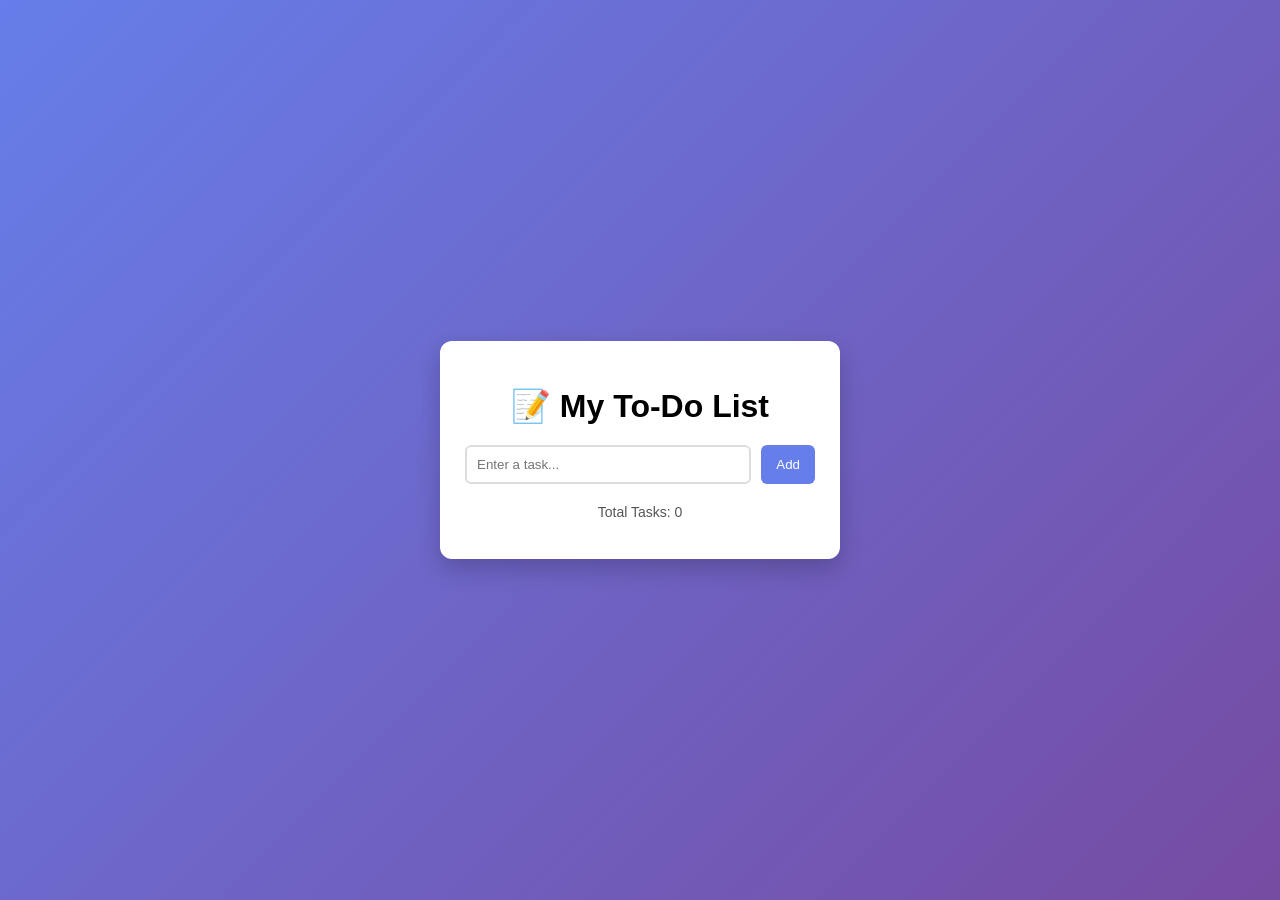
<file: index.html>
<!DOCTYPE html>
<html lang="en">
<head>
    <meta charset="UTF-8">
    <title>To-Do App</title>
    <link rel="stylesheet" href="style.css">
</head>
<body>

<div class="container">
    <h1>📝 My To-Do List</h1>

    <div class="input-section">
        <input type="text" id="taskInput" placeholder="Enter a task...">
        <button id="addBtn">Add</button>
    </div>

    <ul id="taskList"></ul>

    <p id="taskCounter">Total Tasks: 0</p>
</div>

<script src="script.js"></script>
</body>
</html>
</file>
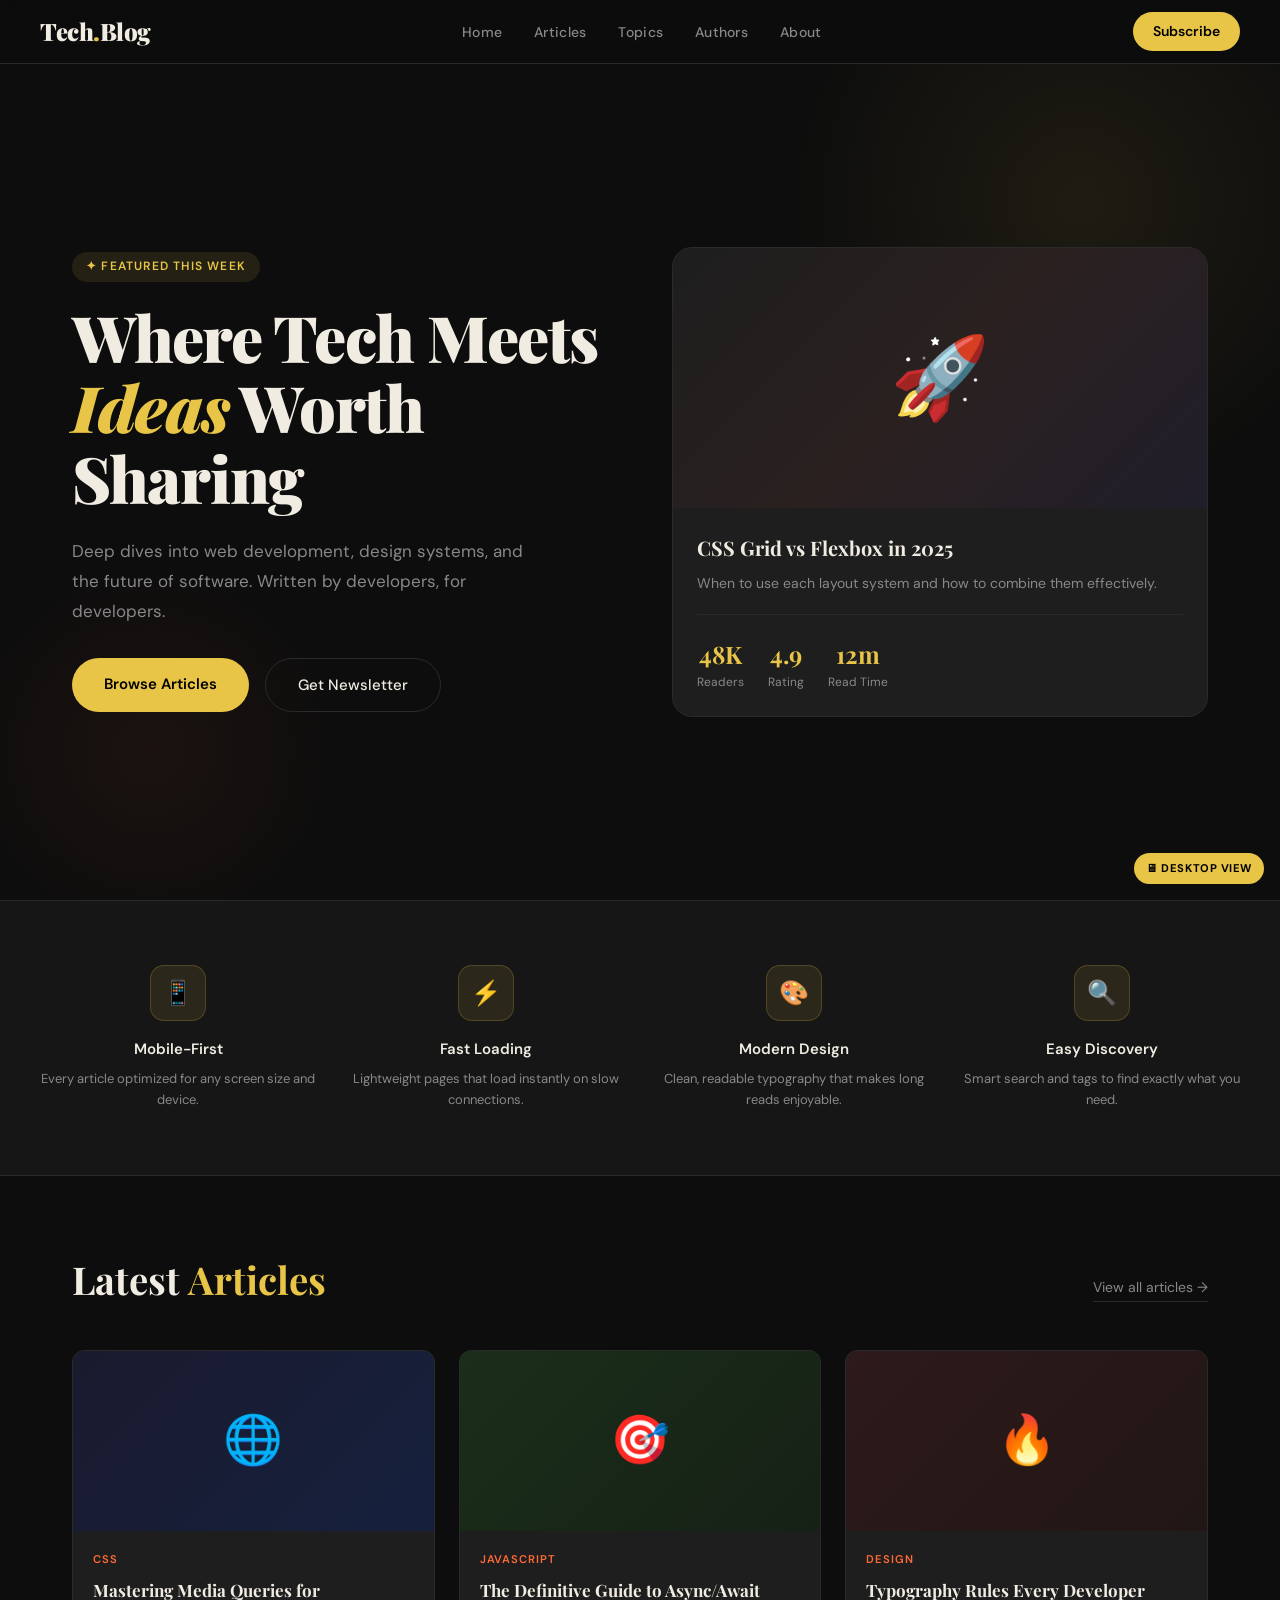
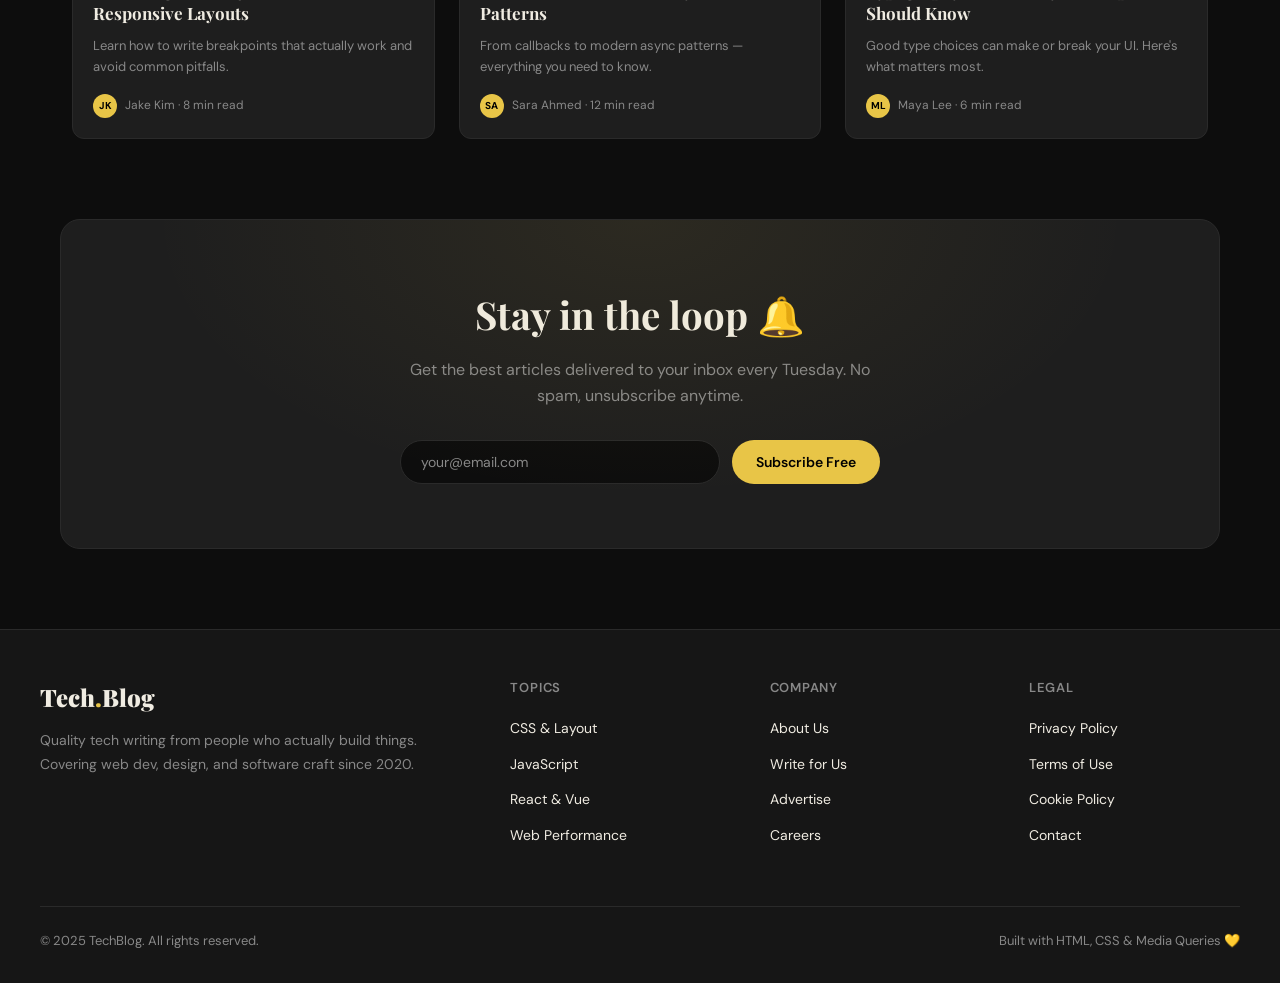
<file: Task-4/index.html>
<!DOCTYPE html>
<html lang="en">
<head>
  <meta charset="UTF-8" />
  <meta name="viewport" content="width=device-width, initial-scale=1.0" />
  <title>TechBlog — Responsive Design</title>
  <link href="https://fonts.googleapis.com/css2?family=Playfair+Display:wght@400;700;900&family=DM+Sans:wght@300;400;500;600&display=swap" rel="stylesheet" />
  <style>
    :root {
      --bg: #0d0d0d;
      --surface: #161616;
      --card: #1e1e1e;
      --accent: #e8c547;
      --accent2: #ff6b35;
      --text: #f0ece2;
      --muted: #888;
      --border: #2a2a2a;
      --radius: 12px;
      --nav-height: 64px;
    }

    *, *::before, *::after { box-sizing: border-box; margin: 0; padding: 0; }

    html { scroll-behavior: smooth; }

    body {
      background: var(--bg);
      color: var(--text);
      font-family: 'DM Sans', sans-serif;
      font-size: 1rem;
      line-height: 1.6;
      overflow-x: hidden;
    }

    img { max-width: 100%; height: auto; display: block; }
    a { color: inherit; text-decoration: none; }

    
    nav {
      position: fixed;
      top: 0; left: 0; right: 0;
      height: var(--nav-height);
      background: rgba(13, 13, 13, 0.92);
      backdrop-filter: blur(12px);
      border-bottom: 1px solid var(--border);
      z-index: 1000;
      display: flex;
      align-items: center;
      padding: 0 2rem;
    }

    .nav-inner {
      width: 100%;
      max-width: 1200px;
      margin: 0 auto;
      display: flex;
      align-items: center;
      justify-content: space-between;
    }

    .nav-logo {
      font-family: 'Playfair Display', serif;
      font-size: 1.5rem;
      font-weight: 900;
      letter-spacing: -0.5px;
      color: var(--text);
    }

    .nav-logo span { color: var(--accent); }

    .nav-links {
      display: flex;
      gap: 2rem;
      list-style: none;
    }

    .nav-links a {
      font-size: 0.875rem;
      font-weight: 500;
      color: var(--muted);
      transition: color 0.2s;
      letter-spacing: 0.02em;
    }

    .nav-links a:hover { color: var(--accent); }

    .nav-cta {
      background: var(--accent);
      color: #000;
      padding: 0.5rem 1.25rem;
      border-radius: 999px;
      font-size: 0.875rem;
      font-weight: 600;
      transition: opacity 0.2s;
    }

    .nav-cta:hover { opacity: 0.85; }

    
    .hamburger {
      display: none;
      flex-direction: column;
      gap: 5px;
      cursor: pointer;
      padding: 6px;
      background: none;
      border: none;
    }

    .hamburger span {
      display: block;
      width: 24px;
      height: 2px;
      background: var(--text);
      border-radius: 2px;
      transition: all 0.3s;
    }

    
    .mobile-menu {
      display: none;
      position: fixed;
      top: var(--nav-height);
      left: 0; right: 0;
      background: var(--surface);
      border-bottom: 1px solid var(--border);
      padding: 1.5rem 2rem;
      z-index: 999;
      flex-direction: column;
      gap: 0;
    }

    .mobile-menu.open { display: flex; }

    .mobile-menu a {
      padding: 0.875rem 0;
      border-bottom: 1px solid var(--border);
      font-size: 1rem;
      font-weight: 500;
      color: var(--text);
    }

    .mobile-menu a:last-child { border-bottom: none; }

    .hero {
      min-height: 100vh;
      padding-top: var(--nav-height);
      display: flex;
      align-items: center;
      background: var(--bg);
      position: relative;
      overflow: hidden;
    }

    .hero::before {
      content: '';
      position: absolute;
      width: 600px;
      height: 600px;
      border-radius: 50%;
      background: radial-gradient(circle, rgba(232,197,71,0.08) 0%, transparent 70%);
      top: -100px;
      right: -100px;
      pointer-events: none;
    }

    .hero::after {
      content: '';
      position: absolute;
      width: 400px;
      height: 400px;
      border-radius: 50%;
      background: radial-gradient(circle, rgba(255,107,53,0.06) 0%, transparent 70%);
      bottom: -50px;
      left: -50px;
      pointer-events: none;
    }

    .hero-inner {
      max-width: 1200px;
      margin: 0 auto;
      padding: 4rem 2rem;
      display: grid;
      grid-template-columns: 1fr 1fr;
      gap: 4rem;
      align-items: center;
      position: relative;
      z-index: 1;
    }

    .hero-tag {
      display: inline-block;
      font-size: 0.75rem;
      font-weight: 600;
      letter-spacing: 0.1em;
      text-transform: uppercase;
      color: var(--accent);
      background: rgba(232,197,71,0.1);
      padding: 0.35rem 0.875rem;
      border-radius: 999px;
      margin-bottom: 1.25rem;
    }

    .hero h1 {
      font-family: 'Playfair Display', serif;
      font-size: clamp(2.5rem, 5vw, 4.5rem);
      font-weight: 900;
      line-height: 1.1;
      letter-spacing: -0.02em;
      margin-bottom: 1.5rem;
    }

    .hero h1 em {
      font-style: italic;
      color: var(--accent);
    }

    .hero-desc {
      font-size: 1.0625rem;
      color: var(--muted);
      line-height: 1.75;
      margin-bottom: 2rem;
      max-width: 480px;
    }

    .hero-btns {
      display: flex;
      gap: 1rem;
      flex-wrap: wrap;
    }

    .btn-primary {
      background: var(--accent);
      color: #000;
      padding: 0.875rem 2rem;
      border-radius: 999px;
      font-weight: 600;
      font-size: 0.9375rem;
      transition: transform 0.2s, box-shadow 0.2s;
    }

    .btn-primary:hover {
      transform: translateY(-2px);
      box-shadow: 0 8px 24px rgba(232,197,71,0.3);
    }

    .btn-outline {
      border: 1px solid var(--border);
      color: var(--text);
      padding: 0.875rem 2rem;
      border-radius: 999px;
      font-weight: 500;
      font-size: 0.9375rem;
      transition: border-color 0.2s, background 0.2s;
    }

    .btn-outline:hover {
      border-color: var(--accent);
      background: rgba(232,197,71,0.05);
    }

    .hero-visual {
      position: relative;
    }

    .hero-card {
      background: var(--card);
      border: 1px solid var(--border);
      border-radius: 20px;
      overflow: hidden;
      animation: float 6s ease-in-out infinite;
    }

    @keyframes float {
      0%, 100% { transform: translateY(0); }
      50% { transform: translateY(-12px); }
    }

    .hero-card-img {
      width: 100%;
      height: 260px;
      background: linear-gradient(135deg, #1e1e1e 0%, #2a2020 50%, #201e2a 100%);
      display: flex;
      align-items: center;
      justify-content: center;
      font-size: 5rem;
    }

    .hero-card-body {
      padding: 1.5rem;
    }

    .hero-card-body h3 {
      font-family: 'Playfair Display', serif;
      font-size: 1.25rem;
      margin-bottom: 0.5rem;
    }

    .hero-card-body p { font-size: 0.875rem; color: var(--muted); }

    .hero-stats {
      display: flex;
      gap: 1.5rem;
      margin-top: 1.25rem;
      padding-top: 1.25rem;
      border-top: 1px solid var(--border);
    }

    .stat-item { text-align: center; }
    .stat-num {
      font-family: 'Playfair Display', serif;
      font-size: 1.5rem;
      font-weight: 700;
      color: var(--accent);
    }
    .stat-label { font-size: 0.75rem; color: var(--muted); }

    .section {
      padding: 5rem 2rem;
      max-width: 1200px;
      margin: 0 auto;
    }

    .section-header {
      display: flex;
      align-items: flex-end;
      justify-content: space-between;
      margin-bottom: 3rem;
      gap: 1rem;
    }

    .section-title {
      font-family: 'Playfair Display', serif;
      font-size: clamp(1.75rem, 3vw, 2.5rem);
      font-weight: 700;
      line-height: 1.2;
    }

    .section-title span { color: var(--accent); }

    .view-all {
      font-size: 0.875rem;
      color: var(--muted);
      border-bottom: 1px solid var(--border);
      padding-bottom: 2px;
      white-space: nowrap;
      transition: color 0.2s;
    }

    .view-all:hover { color: var(--accent); }

    
    .card-grid {
      display: grid;
      grid-template-columns: repeat(3, 1fr);
      gap: 1.5rem;
    }

    .card {
      background: var(--card);
      border: 1px solid var(--border);
      border-radius: var(--radius);
      overflow: hidden;
      transition: transform 0.3s, border-color 0.3s;
    }

    .card:hover {
      transform: translateY(-4px);
      border-color: rgba(232,197,71,0.3);
    }

    .card-thumb {
      width: 100%;
      height: 180px;
      display: flex;
      align-items: center;
      justify-content: center;
      font-size: 3rem;
    }

    .thumb-1 { background: linear-gradient(135deg, #1a1a2e, #16213e); }
    .thumb-2 { background: linear-gradient(135deg, #1a2e1a, #162116); }
    .thumb-3 { background: linear-gradient(135deg, #2e1a1a, #211616); }

    .card-content { padding: 1.25rem; }

    .card-tag {
      font-size: 0.7rem;
      font-weight: 600;
      letter-spacing: 0.08em;
      text-transform: uppercase;
      color: var(--accent2);
      margin-bottom: 0.625rem;
    }

    .card h3 {
      font-family: 'Playfair Display', serif;
      font-size: 1.0625rem;
      line-height: 1.4;
      margin-bottom: 0.625rem;
    }

    .card p {
      font-size: 0.8125rem;
      color: var(--muted);
      line-height: 1.6;
      margin-bottom: 1rem;
    }

    .card-meta {
      display: flex;
      align-items: center;
      gap: 0.5rem;
      font-size: 0.75rem;
      color: var(--muted);
    }

    .card-meta span:first-child {
      width: 24px;
      height: 24px;
      border-radius: 50%;
      background: var(--accent);
      display: flex;
      align-items: center;
      justify-content: center;
      font-size: 0.625rem;
      color: #000;
      font-weight: 700;
    }

    .features-section {
      background: var(--surface);
      border-top: 1px solid var(--border);
      border-bottom: 1px solid var(--border);
      padding: 4rem 2rem;
    }

    .features-inner {
      max-width: 1200px;
      margin: 0 auto;
      display: grid;
      grid-template-columns: repeat(4, 1fr);
      gap: 2rem;
    }

    .feature-item {
      text-align: center;
    }

    .feature-icon {
      width: 56px;
      height: 56px;
      border-radius: 14px;
      background: rgba(232,197,71,0.1);
      border: 1px solid rgba(232,197,71,0.2);
      display: flex;
      align-items: center;
      justify-content: center;
      font-size: 1.5rem;
      margin: 0 auto 1rem;
    }

    .feature-item h4 {
      font-size: 0.9375rem;
      font-weight: 600;
      margin-bottom: 0.5rem;
    }

    .feature-item p {
      font-size: 0.8125rem;
      color: var(--muted);
      line-height: 1.6;
    }

    .newsletter {
      background: var(--card);
      border: 1px solid var(--border);
      border-radius: 20px;
      padding: 4rem 3rem;
      text-align: center;
      margin: 0 2rem 5rem;
      max-width: 1160px;
      margin-left: auto;
      margin-right: auto;
      position: relative;
      overflow: hidden;
    }

    .newsletter::before {
      content: '';
      position: absolute;
      inset: 0;
      background: radial-gradient(ellipse at center top, rgba(232,197,71,0.07) 0%, transparent 60%);
      pointer-events: none;
    }

    .newsletter h2 {
      font-family: 'Playfair Display', serif;
      font-size: clamp(1.75rem, 3vw, 2.5rem);
      margin-bottom: 0.75rem;
    }

    .newsletter p {
      color: var(--muted);
      margin-bottom: 2rem;
      max-width: 480px;
      margin-left: auto;
      margin-right: auto;
    }

    .newsletter-form {
      display: flex;
      gap: 0.75rem;
      max-width: 480px;
      margin: 0 auto;
    }

    .newsletter-form input {
      flex: 1;
      background: var(--bg);
      border: 1px solid var(--border);
      border-radius: 999px;
      padding: 0.75rem 1.25rem;
      color: var(--text);
      font-family: 'DM Sans', sans-serif;
      font-size: 0.875rem;
      outline: none;
      transition: border-color 0.2s;
    }

    .newsletter-form input:focus { border-color: var(--accent); }
    .newsletter-form input::placeholder { color: var(--muted); }

    .newsletter-form button {
      background: var(--accent);
      color: #000;
      border: none;
      border-radius: 999px;
      padding: 0.75rem 1.5rem;
      font-family: 'DM Sans', sans-serif;
      font-size: 0.875rem;
      font-weight: 600;
      cursor: pointer;
      white-space: nowrap;
      transition: opacity 0.2s;
    }

    .newsletter-form button:hover { opacity: 0.85; }

    footer {
      background: var(--surface);
      border-top: 1px solid var(--border);
      padding: 3rem 2rem 2rem;
    }

    .footer-inner {
      max-width: 1200px;
      margin: 0 auto;
      display: grid;
      grid-template-columns: 2fr 1fr 1fr 1fr;
      gap: 3rem;
      margin-bottom: 3rem;
    }

    .footer-brand h3 {
      font-family: 'Playfair Display', serif;
      font-size: 1.5rem;
      font-weight: 900;
      margin-bottom: 0.75rem;
    }

    .footer-brand h3 span { color: var(--accent); }

    .footer-brand p {
      font-size: 0.875rem;
      color: var(--muted);
      line-height: 1.7;
    }

    .footer-col h4 {
      font-size: 0.8125rem;
      font-weight: 600;
      letter-spacing: 0.06em;
      text-transform: uppercase;
      color: var(--muted);
      margin-bottom: 1rem;
    }

    .footer-col ul { list-style: none; }
    .footer-col ul li { margin-bottom: 0.625rem; }
    .footer-col ul li a {
      font-size: 0.875rem;
      color: var(--text);
      transition: color 0.2s;
    }
    .footer-col ul li a:hover { color: var(--accent); }

    .footer-bottom {
      max-width: 1200px;
      margin: 0 auto;
      padding-top: 1.5rem;
      border-top: 1px solid var(--border);
      display: flex;
      align-items: center;
      justify-content: space-between;
      gap: 1rem;
    }

    .footer-bottom p {
      font-size: 0.8125rem;
      color: var(--muted);
    }

    @media (max-width: 1024px) {
      .hero-inner {
        grid-template-columns: 1fr 1fr;
        gap: 2.5rem;
      }

      .card-grid {
        grid-template-columns: repeat(2, 1fr);
      }

      .features-inner {
        grid-template-columns: repeat(2, 1fr);
      }

      .footer-inner {
        grid-template-columns: 1fr 1fr;
        gap: 2rem;
      }
    }

    
    @media (max-width: 768px) {

      .nav-links,
      .nav-cta {
        display: none;
      }

      .hamburger {
        display: flex;
      }

      nav {
        padding: 0 1.25rem;
      }

      .hero-inner {
        grid-template-columns: 1fr;
        gap: 2.5rem;
        padding: 3rem 1.25rem;
        text-align: center;
      }

      .hero-desc {
        margin-left: auto;
        margin-right: auto;
      }

      .hero-btns {
        justify-content: center;
      }

      .hero-visual {
        order: -1; 
      }

      .hero-card-img {
        height: 200px;
      }

      
      .card-grid {
        grid-template-columns: 1fr;
      }

      .card-thumb {
        height: 160px;
      }

      
      .section-header {
        flex-direction: column;
        align-items: flex-start;
      }

      .section {
        padding: 3rem 1.25rem;
      }

      
      .features-inner {
        grid-template-columns: 1fr 1fr;
        gap: 1.5rem;
      }

      .features-section {
        padding: 3rem 1.25rem;
      }

      
      .newsletter {
        padding: 2.5rem 1.5rem;
        margin: 0 1.25rem 3rem;
      }

      .newsletter-form {
        flex-direction: column;
      }

      .newsletter-form input,
      .newsletter-form button {
        width: 100%;
      }

      
      .footer-inner {
        grid-template-columns: 1fr;
        gap: 2rem;
      }

      .footer-bottom {
        flex-direction: column;
        text-align: center;
      }

      footer {
        padding: 2.5rem 1.25rem 2rem;
      }
    }

    
    @media (max-width: 480px) {
      .hero h1 {
        font-size: 2rem;
      }

      .btn-primary,
      .btn-outline {
        padding: 0.75rem 1.5rem;
        font-size: 0.875rem;
        width: 100%;
        text-align: center;
      }

      .hero-btns {
        flex-direction: column;
        align-items: stretch;
      }

      .hero-stats {
        justify-content: space-around;
      }

      .features-inner {
        grid-template-columns: 1fr;
      }

      .section-title {
        font-size: 1.5rem;
      }
    }

    .responsive-badge {
      position: fixed;
      bottom: 1rem;
      right: 1rem;
      background: var(--accent);
      color: #000;
      font-size: 0.7rem;
      font-weight: 700;
      letter-spacing: 0.05em;
      text-transform: uppercase;
      padding: 0.4rem 0.75rem;
      border-radius: 999px;
      z-index: 9999;
      pointer-events: none;
    }

    .badge-desktop { display: block; }
    .badge-tablet { display: none; }
    .badge-mobile { display: none; }

    @media (max-width: 1024px) {
      .badge-desktop { display: none; }
      .badge-tablet { display: block; }
    }

    @media (max-width: 768px) {
      .badge-tablet { display: none; }
      .badge-mobile { display: block; }
    }
  </style>
</head>
<body>

  
  <nav>
    <div class="nav-inner">
      <a href="#" class="nav-logo">Tech<span>.</span>Blog</a>
      <ul class="nav-links">
        <li><a href="#">Home</a></li>
        <li><a href="#">Articles</a></li>
        <li><a href="#">Topics</a></li>
        <li><a href="#">Authors</a></li>
        <li><a href="#">About</a></li>
      </ul>
      <a href="#" class="nav-cta">Subscribe</a>
      <button class="hamburger" id="hamburger" aria-label="Open menu">
        <span></span>
        <span></span>
        <span></span>
      </button>
    </div>
  </nav>

  
  <div class="mobile-menu" id="mobile-menu">
    <a href="#">Home</a>
    <a href="#">Articles</a>
    <a href="#">Topics</a>
    <a href="#">Authors</a>
    <a href="#">About</a>
    <a href="#" style="color: var(--accent); font-weight: 600;">Subscribe →</a>
  </div>

  
  <section class="hero">
    <div class="hero-inner">
      <div class="hero-text">
        <div class="hero-tag">✦ Featured This Week</div>
        <h1>Where Tech Meets <em>Ideas</em> Worth Sharing</h1>
        <p class="hero-desc">
          Deep dives into web development, design systems, and the future of software. 
          Written by developers, for developers.
        </p>
        <div class="hero-btns">
          <a href="#articles" class="btn-primary">Browse Articles</a>
          <a href="#newsletter" class="btn-outline">Get Newsletter</a>
        </div>
      </div>
      <div class="hero-visual">
        <div class="hero-card">
          <div class="hero-card-img">🚀</div>
          <div class="hero-card-body">
            <h3>CSS Grid vs Flexbox in 2025</h3>
            <p>When to use each layout system and how to combine them effectively.</p>
            <div class="hero-stats">
              <div class="stat-item">
                <div class="stat-num">48K</div>
                <div class="stat-label">Readers</div>
              </div>
              <div class="stat-item">
                <div class="stat-num">4.9</div>
                <div class="stat-label">Rating</div>
              </div>
              <div class="stat-item">
                <div class="stat-num">12m</div>
                <div class="stat-label">Read Time</div>
              </div>
            </div>
          </div>
        </div>
      </div>
    </div>
  </section>

  
  <div class="features-section">
    <div class="features-inner">
      <div class="feature-item">
        <div class="feature-icon">📱</div>
        <h4>Mobile-First</h4>
        <p>Every article optimized for any screen size and device.</p>
      </div>
      <div class="feature-item">
        <div class="feature-icon">⚡</div>
        <h4>Fast Loading</h4>
        <p>Lightweight pages that load instantly on slow connections.</p>
      </div>
      <div class="feature-item">
        <div class="feature-icon">🎨</div>
        <h4>Modern Design</h4>
        <p>Clean, readable typography that makes long reads enjoyable.</p>
      </div>
      <div class="feature-item">
        <div class="feature-icon">🔍</div>
        <h4>Easy Discovery</h4>
        <p>Smart search and tags to find exactly what you need.</p>
      </div>
    </div>
  </div>

  
  <section class="section" id="articles">
    <div class="section-header">
      <h2 class="section-title">Latest <span>Articles</span></h2>
      <a href="#" class="view-all">View all articles →</a>
    </div>
    <div class="card-grid">
      <div class="card">
        <div class="card-thumb thumb-1">🌐</div>
        <div class="card-content">
          <div class="card-tag">CSS</div>
          <h3>Mastering Media Queries for Responsive Layouts</h3>
          <p>Learn how to write breakpoints that actually work and avoid common pitfalls.</p>
          <div class="card-meta">
            <span>JK</span>
            <span>Jake Kim · 8 min read</span>
          </div>
        </div>
      </div>
      <div class="card">
        <div class="card-thumb thumb-2">🎯</div>
        <div class="card-content">
          <div class="card-tag">JavaScript</div>
          <h3>The Definitive Guide to Async/Await Patterns</h3>
          <p>From callbacks to modern async patterns — everything you need to know.</p>
          <div class="card-meta">
            <span>SA</span>
            <span>Sara Ahmed · 12 min read</span>
          </div>
        </div>
      </div>
      <div class="card">
        <div class="card-thumb thumb-3">🔥</div>
        <div class="card-content">
          <div class="card-tag">Design</div>
          <h3>Typography Rules Every Developer Should Know</h3>
          <p>Good type choices can make or break your UI. Here's what matters most.</p>
          <div class="card-meta">
            <span>ML</span>
            <span>Maya Lee · 6 min read</span>
          </div>
        </div>
      </div>
    </div>
  </section>

  
  <div class="newsletter" id="newsletter">
    <h2>Stay in the loop 🔔</h2>
    <p>Get the best articles delivered to your inbox every Tuesday. No spam, unsubscribe anytime.</p>
    <div class="newsletter-form">
      <input type="email" placeholder="your@email.com" />
      <button type="submit">Subscribe Free</button>
    </div>
  </div>

  
  <footer>
    <div class="footer-inner">
      <div class="footer-brand">
        <h3>Tech<span>.</span>Blog</h3>
        <p>Quality tech writing from people who actually build things. Covering web dev, design, and software craft since 2020.</p>
      </div>
      <div class="footer-col">
        <h4>Topics</h4>
        <ul>
          <li><a href="#">CSS & Layout</a></li>
          <li><a href="#">JavaScript</a></li>
          <li><a href="#">React & Vue</a></li>
          <li><a href="#">Web Performance</a></li>
        </ul>
      </div>
      <div class="footer-col">
        <h4>Company</h4>
        <ul>
          <li><a href="#">About Us</a></li>
          <li><a href="#">Write for Us</a></li>
          <li><a href="#">Advertise</a></li>
          <li><a href="#">Careers</a></li>
        </ul>
      </div>
      <div class="footer-col">
        <h4>Legal</h4>
        <ul>
          <li><a href="#">Privacy Policy</a></li>
          <li><a href="#">Terms of Use</a></li>
          <li><a href="#">Cookie Policy</a></li>
          <li><a href="#">Contact</a></li>
        </ul>
      </div>
    </div>
    <div class="footer-bottom">
      <p>© 2025 TechBlog. All rights reserved.</p>
      <p>Built with HTML, CSS &amp; Media Queries 💛</p>
    </div>
  </footer>

  
  <div class="responsive-badge">
    <span class="badge-desktop">🖥 Desktop View</span>
    <span class="badge-tablet">📱 Tablet View</span>
    <span class="badge-mobile">📲 Mobile View</span>
  </div>

  
  <script>
    const hamburger = document.getElementById('hamburger');
    const mobileMenu = document.getElementById('mobile-menu');

    hamburger.addEventListener('click', () => {
      mobileMenu.classList.toggle('open');
    });

    
    mobileMenu.querySelectorAll('a').forEach(link => {
      link.addEventListener('click', () => mobileMenu.classList.remove('open'));
    });
  </script>

</body>
</html>
</file>
<file: style.css>
body {
    font-family: Arial, sans-serif;
    background: linear-gradient(135deg, #667eea, #764ba2);
    margin: 0;
    padding: 0;
    display: flex;
    justify-content: center;
    align-items: center;
    height: 100vh;
}

.container {
    background: white;
    padding: 25px;
    border-radius: 12px;
    width: 350px;
    box-shadow: 0 10px 25px rgba(0,0,0,0.2);
    text-align: center;
}

h1 {
    margin-bottom: 20px;
}

.input-section {
    display: flex;
    gap: 10px;
}

#taskInput {
    flex: 1;
    padding: 10px;
    border: 2px solid #ddd;
    border-radius: 6px;
}

#addBtn {
    padding: 10px 15px;
    border: none;
    background: #667eea;
    color: white;
    border-radius: 6px;
    cursor: pointer;
    transition: 0.3s;
}

#addBtn:hover {
    background: #5a67d8;
}

ul {
    list-style: none;
    padding: 0;
    margin-top: 20px;
}

li {
    background: #f4f4f4;
    padding: 10px;
    margin-bottom: 10px;
    border-radius: 6px;
    display: flex;
    justify-content: space-between;
    align-items: center;
    cursor: pointer;
}

li.completed {
    text-decoration: line-through;
    opacity: 0.6;
}

.delete-btn {
    background: red;
    color: white;
    border: none;
    padding: 5px 8px;
    border-radius: 4px;
    cursor: pointer;
}

#taskCounter {
    margin-top: 15px;
    font-size: 14px;
    color: #555;
}
</file>
